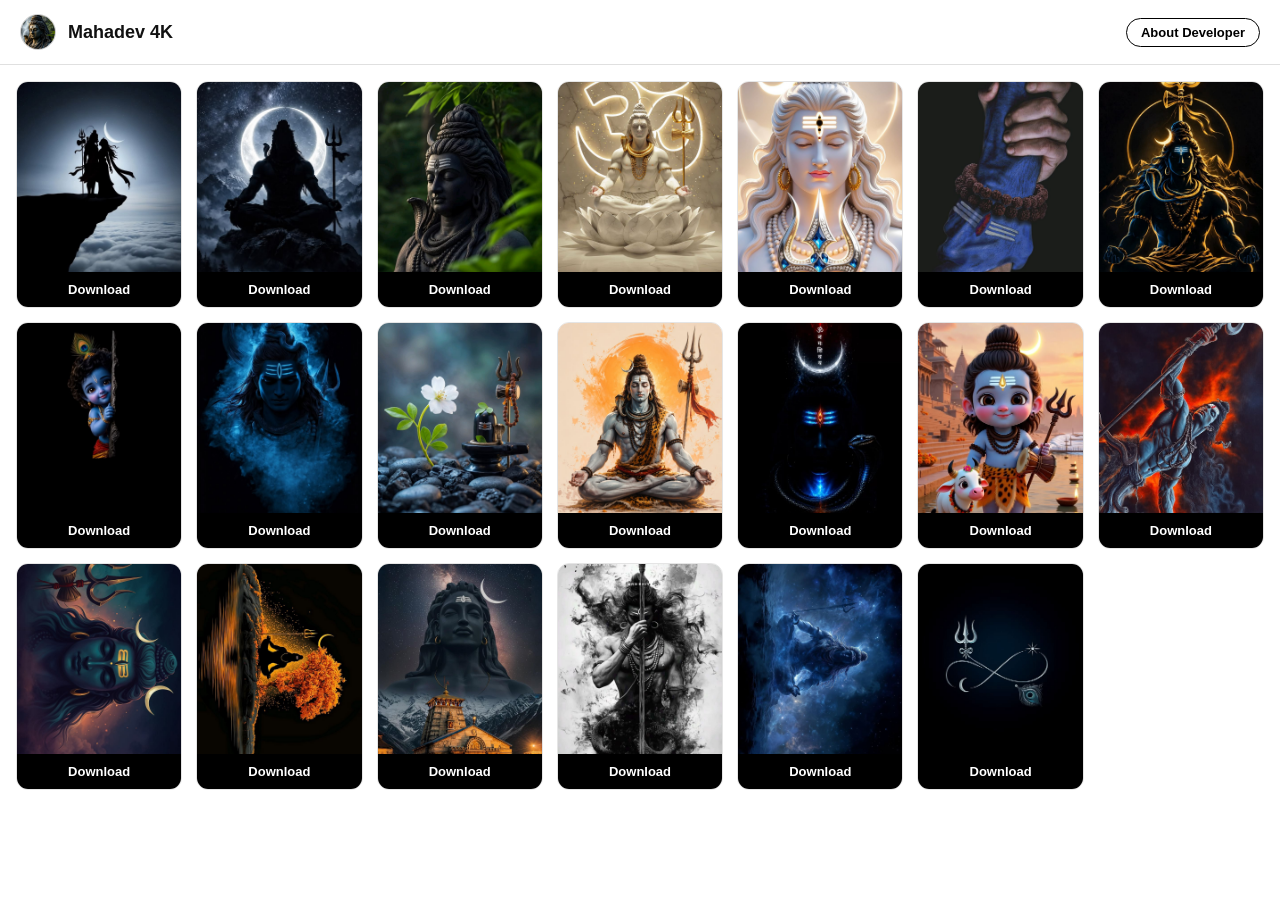
<file: index.html>
<!DOCTYPE html>
<html lang="hi">
<head>
    <meta charset="UTF-8">
    <meta name="viewport" content="width=device-width, initial-scale=1.0">
    <title>Mahadev 4K Wallpaper</title>
    <link rel="stylesheet" href="style.css">
    <link rel="manifest" href="/manifest.json">
</head>
<body>

    <!-- Clean White Navbar -->
    <header class="navbar">
        <div class="logo-title">
            <img src="images/logo.jpg" id="appLogo" alt="Logo" class="app-logo">
            <h2>Mahadev 4K</h2>
        </div>
        <a href="about.html" class="about-nav-btn">About Developer</a>
    </header>

    <!-- Wallpaper Gallery Grid -->
    <main class="gallery-container">
        <div class="gallery-grid" id="galleryGrid">
            <!-- Wallpapers JavaScript se dynamic load honge -->
        </div>
    </main>

    <script src="script.js"></script>
    <script>
  if ('serviceWorker' in navigator) {
    window.addEventListener('load', () => {
      navigator.serviceWorker.register('/sw.js')
        .then(reg => console.log('Service Worker Registered!'))
        .catch(err => console.log('Service Worker Failed', err));
    });
  }
    </script>
</body>
</html>
</file>
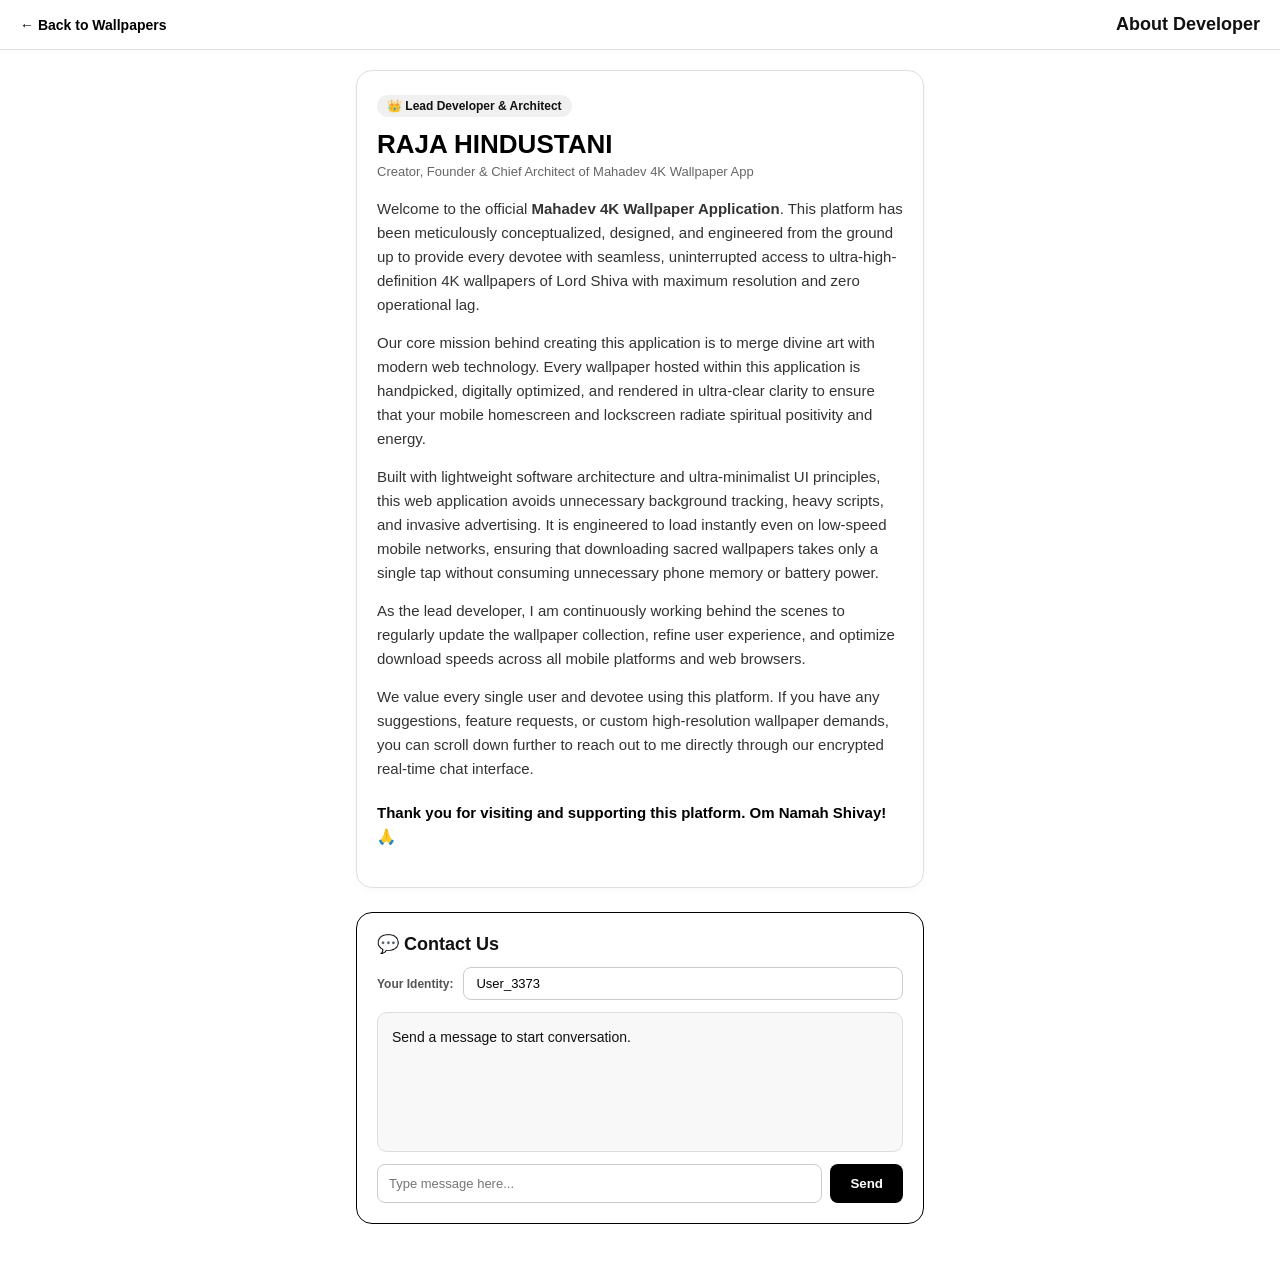
<file: about.html>
<!DOCTYPE html>
<html lang="hi">
<head>
    <meta charset="UTF-8">
    <meta name="viewport" content="width=device-width, initial-scale=1.0">
    <title>About Developer - Mahadev 4K</title>
    <link rel="stylesheet" href="style.css">
</head>
<body>

    <header class="navbar">
        <a href="index.html" class="back-btn">← Back to Wallpapers</a>
        <h2>About Developer</h2>
    </header>

    <main class="about-container">
        <!-- Developer Profile & Long Detailed Text Section -->
        <section class="dev-profile-card">
            <div class="dev-badge">👑 Lead Developer & Architect</div>
            <h1 class="dev-title">RAJA HINDUSTANI</h1>
            <p class="dev-sub">Creator, Founder & Chief Architect of Mahadev 4K Wallpaper App</p>

            <div class="dev-description">
                <p>Welcome to the official <strong>Mahadev 4K Wallpaper Application</strong>. This platform has been meticulously conceptualized, designed, and engineered from the ground up to provide every devotee with seamless, uninterrupted access to ultra-high-definition 4K wallpapers of Lord Shiva with maximum resolution and zero operational lag.</p>

                <p>Our core mission behind creating this application is to merge divine art with modern web technology. Every wallpaper hosted within this application is handpicked, digitally optimized, and rendered in ultra-clear clarity to ensure that your mobile homescreen and lockscreen radiate spiritual positivity and energy.</p>

                <p>Built with lightweight software architecture and ultra-minimalist UI principles, this web application avoids unnecessary background tracking, heavy scripts, and invasive advertising. It is engineered to load instantly even on low-speed mobile networks, ensuring that downloading sacred wallpapers takes only a single tap without consuming unnecessary phone memory or battery power.</p>

                <p>As the lead developer, I am continuously working behind the scenes to regularly update the wallpaper collection, refine user experience, and optimize download speeds across all mobile platforms and web browsers.</p>

                <p>We value every single user and devotee using this platform. If you have any suggestions, feature requests, or custom high-resolution wallpaper demands, you can scroll down further to reach out to me directly through our encrypted real-time chat interface.</p>

                <p style="margin-top: 20px; font-weight: 600; color: #000;">Thank you for visiting and supporting this platform. Om Namah Shivay! 🙏</p>
            </div>
        </section>

        <!-- Contact Us Section -->
        <section class="contact-chat-card">
            <h3>💬 Contact Us</h3>

            <!-- Saved/Editable User Identity -->
            <div class="identity-row">
                <label for="userIdentity">Your Identity:</label>
                <input type="text" id="userIdentity" placeholder="Enter your handle (e.g. Devotee_1)">
            </div>

            <!-- Bigger Scrollable Chat Display Box -->
            <div class="chat-display-box">
                <div id="statusNotice" class="status-notice">Send a message to start conversation.</div>
            </div>

            <!-- Input Box & Send Button -->
            <div class="send-box">
                <input type="text" id="userMessage" placeholder="Type message here...">
                <button id="sendBtn">Send</button>
            </div>
        </section>
    </main>

    <script src="about.js"></script>
</body>
</html>
</file>
<file: style.css>
* {
    box-sizing: border-box;
    margin: 0;
    padding: 0;
    font-family: -apple-system, BlinkMacSystemFont, "Segoe UI", Roboto, Helvetica, Arial, sans-serif;
}

body {
    background-color: #ffffff;
    color: #111111;
    padding-bottom: 30px;
}

/* White Navbar Header */
.navbar {
    display: flex;
    justify-content: space-between;
    align-items: center;
    padding: 14px 20px;
    background-color: #ffffff;
    border-bottom: 1px solid #e0e0e0;
    position: sticky;
    top: 0;
    z-index: 100;
}

.logo-title {
    display: flex;
    align-items: center;
    gap: 12px;
}

.app-logo {
    width: 36px;
    height: 36px;
    border-radius: 50%;
    object-fit: cover;
    border: 1px solid #cccccc;
}

.navbar h2 {
    font-size: 18px;
    font-weight: 700;
}

.about-nav-btn {
    text-decoration: none;
    color: #000000;
    border: 1px solid #000000;
    padding: 6px 14px;
    border-radius: 20px;
    font-size: 13px;
    font-weight: 600;
}

.back-btn {
    text-decoration: none;
    color: #000000;
    font-weight: 600;
    font-size: 14px;
}

/* Gallery Grid */
.gallery-container {
    padding: 16px;
}

.gallery-grid {
    display: grid;
    grid-template-columns: repeat(auto-fill, minmax(145px, 1fr));
    gap: 14px;
}

.card {
    background: #ffffff;
    border: 1px solid #e5e5e5;
    border-radius: 12px;
    overflow: hidden;
    display: flex;
    flex-direction: column;
}

.card img {
    width: 100%;
    height: 190px;
    object-fit: cover;
    background-color: #f5f5f5;
}

.download-link {
    display: block;
    text-align: center;
    background: #000000;
    color: #ffffff;
    text-decoration: none;
    padding: 10px 0;
    font-size: 13px;
    font-weight: 600;
}

/* About Screen Styling */
.about-container {
    max-width: 600px;
    margin: 0 auto;
    padding: 20px 16px;
}

.dev-profile-card {
    background: #ffffff;
    border: 1px solid #e0e0e0;
    border-radius: 16px;
    padding: 24px 20px;
    margin-bottom: 24px;
    box-shadow: 0 2px 10px rgba(0,0,0,0.03);
}

.dev-badge {
    display: inline-block;
    background: #f0f0f0;
    padding: 4px 10px;
    border-radius: 12px;
    font-size: 12px;
    font-weight: 600;
    margin-bottom: 12px;
}

.dev-title {
    font-size: 26px;
    font-weight: 800;
    color: #000000;
    margin-bottom: 4px;
}

.dev-sub {
    font-size: 13px;
    color: #666666;
    margin-bottom: 18px;
}

.dev-description p {
    font-size: 15px;
    line-height: 1.6;
    color: #333333;
    margin-bottom: 14px;
}

/* Chat / Contact Section */
.contact-chat-card {
    background: #ffffff;
    border: 1px solid #000000;
    border-radius: 16px;
    padding: 20px;
}

.contact-chat-card h3 {
    font-size: 18px;
    margin-bottom: 12px;
}

.identity-row {
    display: flex;
    align-items: center;
    gap: 10px;
    margin-bottom: 12px;
}

.identity-row label {
    font-size: 12px;
    font-weight: 600;
    color: #555;
    white-space: nowrap;
}

.identity-row input {
    flex: 1;
    padding: 8px 12px;
    font-size: 13px;
    border: 1px solid #cccccc;
    border-radius: 8px;
    outline: none;
}

/* Bigger & Scrollable Chat Display Box */
.chat-display-box {
    background: #f8f8f8;
    border: 1px solid #dddddd;
    min-height: 140px;
    max-height: 220px;
    padding: 14px;
    border-radius: 10px;
    margin-bottom: 12px;
    display: flex;
    align-items: flex-start;
    overflow-y: auto;
}

.status-notice {
    font-size: 14px;
    color: #111111;
    font-weight: 500;
    line-height: 1.5;
    word-break: break-word;
    width: 100%;
}

.send-box {
    display: flex;
    gap: 8px;
}

.send-box input {
    flex: 1;
    padding: 11px;
    font-size: 13px;
    border: 1px solid #cccccc;
    border-radius: 8px;
    outline: none;
}

.send-box button {
    background: #000000;
    color: #ffffff;
    border: none;
    padding: 11px 20px;
    font-weight: 600;
    border-radius: 8px;
    cursor: pointer;
}
</file>
